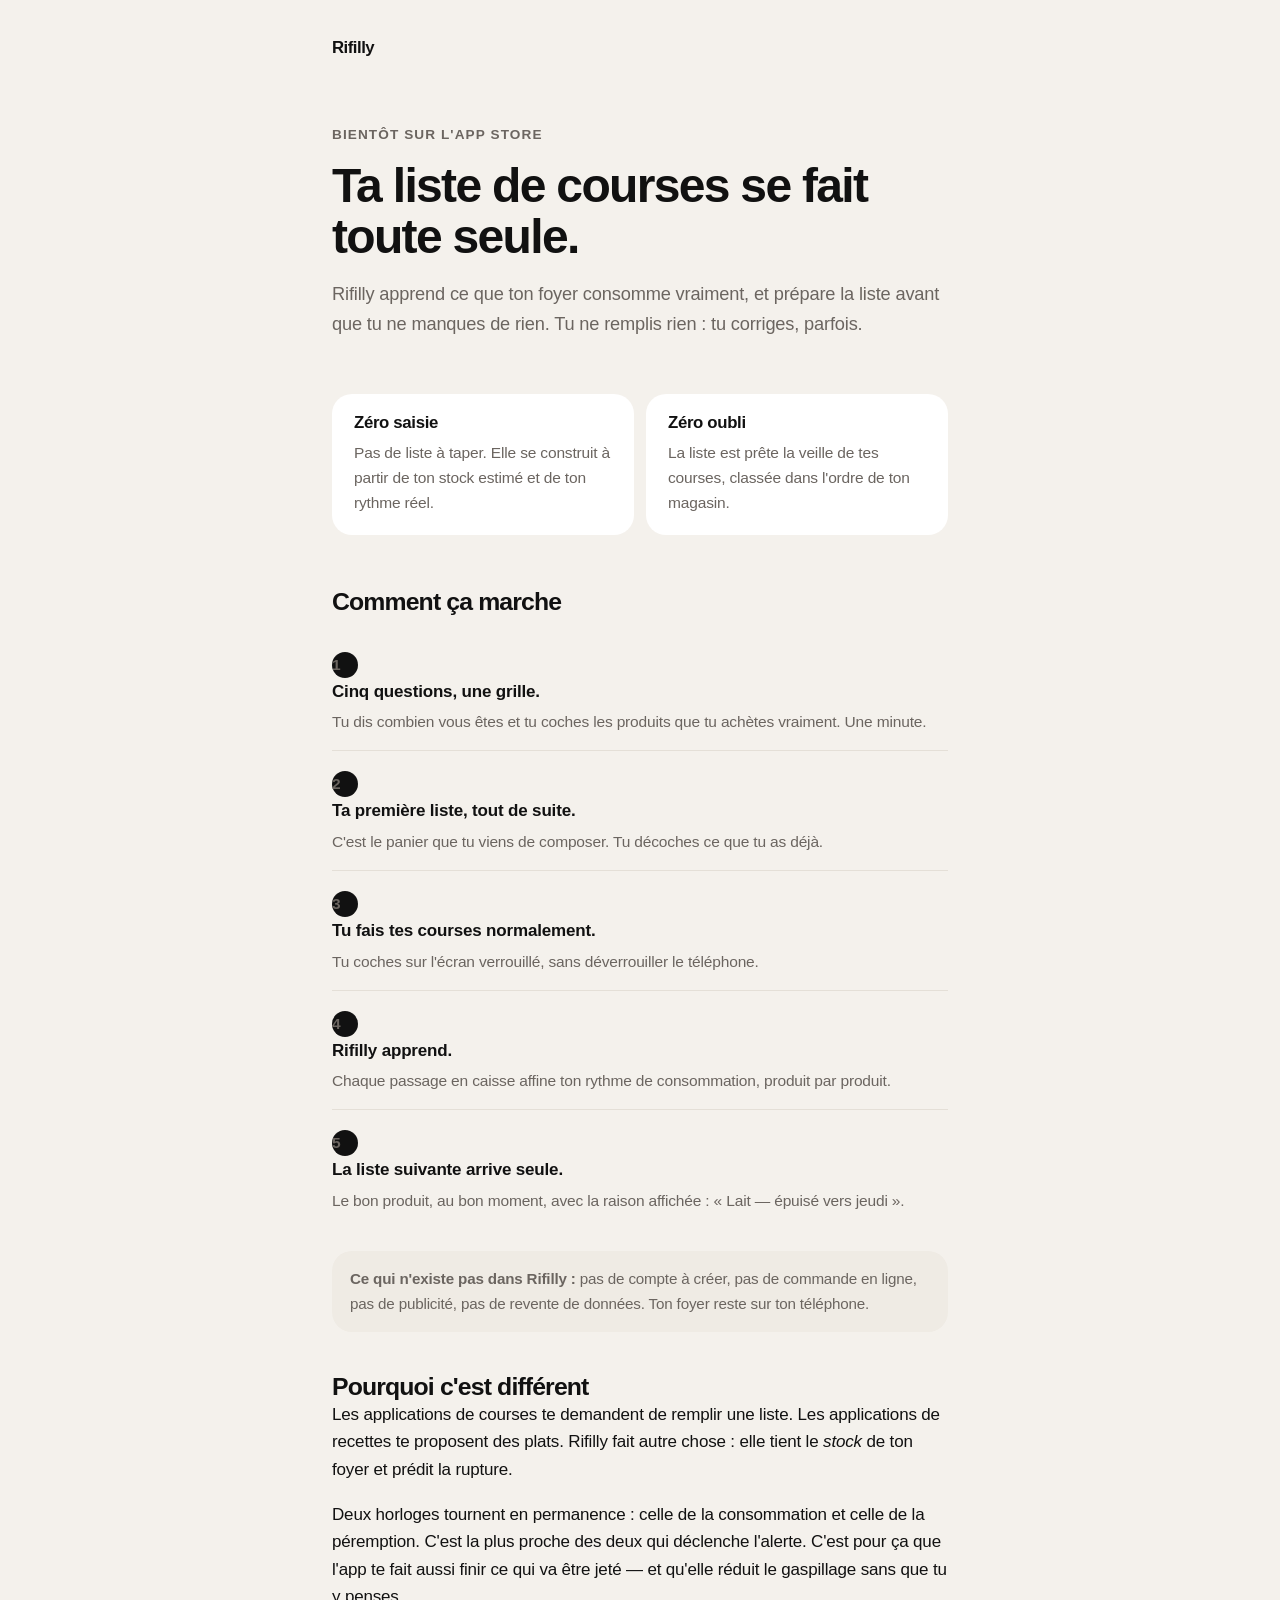
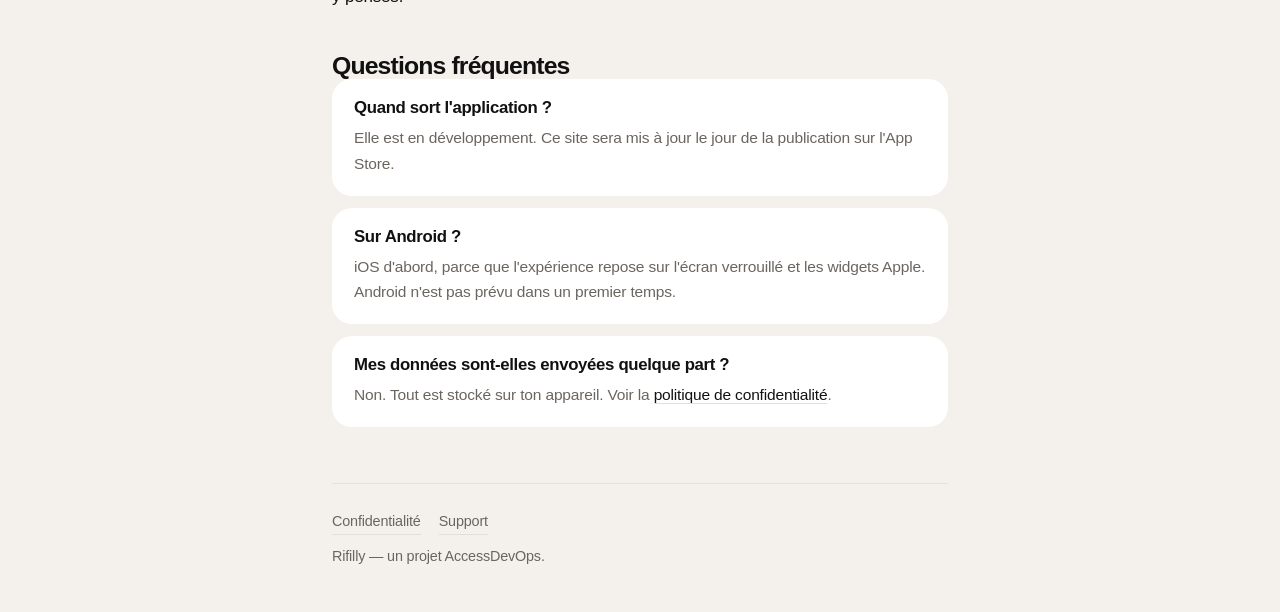
<file: index.html>
<!doctype html>
<html lang="fr">
<head>
<meta charset="utf-8">
<meta name="viewport" content="width=device-width,initial-scale=1">
<title>Rifilly — ta liste de courses se fait toute seule</title>
<meta name="description" content="Rifilly apprend ce que ton foyer consomme et prépare ta liste avant que tu ne manques de rien. Aucune saisie, aucun compte, tout reste sur ton iPhone.">
<meta property="og:title" content="Rifilly — ta liste de courses se fait toute seule">
<meta property="og:description" content="L'app qui sait ce qu'il te manque avant toi. Zéro saisie, zéro oubli.">
<meta property="og:type" content="website">
<meta name="theme-color" content="#F4F1EC">
<link rel="stylesheet" href="style.css">
</head>
<body>
<div class="wrap">
  <header><a class="brand" href="/">Rifilly</a></header>

  <section class="hero">
    <div class="tagline">Bientôt sur l'App Store</div>
    <h1>Ta liste de courses se fait toute seule.</h1>
    <p class="lead">Rifilly apprend ce que ton foyer consomme vraiment, et prépare la liste
    avant que tu ne manques de rien. Tu ne remplis rien : tu corriges, parfois.</p>
  </section>

  <div class="grid two">
    <div class="card">
      <h3>Zéro saisie</h3>
      <p class="muted" style="margin:.5rem 0 0">Pas de liste à taper. Elle se construit à partir
      de ton stock estimé et de ton rythme réel.</p>
    </div>
    <div class="card">
      <h3>Zéro oubli</h3>
      <p class="muted" style="margin:.5rem 0 0">La liste est prête la veille de tes courses,
      classée dans l'ordre de ton magasin.</p>
    </div>
  </div>

  <h2>Comment ça marche</h2>
  <ol class="steps">
    <li><span class="num">1</span><strong>Cinq questions, une grille.</strong>
      <span>Tu dis combien vous êtes et tu coches les produits que tu achètes vraiment. Une minute.</span></li>
    <li><span class="num">2</span><strong>Ta première liste, tout de suite.</strong>
      <span>C'est le panier que tu viens de composer. Tu décoches ce que tu as déjà.</span></li>
    <li><span class="num">3</span><strong>Tu fais tes courses normalement.</strong>
      <span>Tu coches sur l'écran verrouillé, sans déverrouiller le téléphone.</span></li>
    <li><span class="num">4</span><strong>Rifilly apprend.</strong>
      <span>Chaque passage en caisse affine ton rythme de consommation, produit par produit.</span></li>
    <li><span class="num">5</span><strong>La liste suivante arrive seule.</strong>
      <span>Le bon produit, au bon moment, avec la raison affichée : « Lait — épuisé vers jeudi ».</span></li>
  </ol>

  <div class="note">
    <strong>Ce qui n'existe pas dans Rifilly :</strong> pas de compte à créer, pas de commande en
    ligne, pas de publicité, pas de revente de données. Ton foyer reste sur ton téléphone.
  </div>

  <h2>Pourquoi c'est différent</h2>
  <p>Les applications de courses te demandent de remplir une liste. Les applications de recettes
  te proposent des plats. Rifilly fait autre chose : elle tient le <em>stock</em> de ton foyer
  et prédit la rupture.</p>
  <p>Deux horloges tournent en permanence : celle de la consommation et celle de la péremption.
  C'est la plus proche des deux qui déclenche l'alerte. C'est pour ça que l'app te fait aussi
  finir ce qui va être jeté — et qu'elle réduit le gaspillage sans que tu y penses.</p>

  <h2>Questions fréquentes</h2>
  <div class="card">
    <h3>Quand sort l'application ?</h3>
    <p class="muted" style="margin:.5rem 0 0">Elle est en développement. Ce site sera mis à jour
    le jour de la publication sur l'App Store.</p>
  </div>
  <div class="card">
    <h3>Sur Android ?</h3>
    <p class="muted" style="margin:.5rem 0 0">iOS d'abord, parce que l'expérience repose sur
    l'écran verrouillé et les widgets Apple. Android n'est pas prévu dans un premier temps.</p>
  </div>
  <div class="card">
    <h3>Mes données sont-elles envoyées quelque part ?</h3>
    <p class="muted" style="margin:.5rem 0 0">Non. Tout est stocké sur ton appareil.
    Voir la <a href="confidentialite.html">politique de confidentialité</a>.</p>
  </div>

  <footer>
    <nav>
      <a href="confidentialite.html">Confidentialité</a>
      <a href="support.html">Support</a>
    </nav>
    <div>Rifilly — un projet AccessDevOps.</div>
  </footer>
</div>
</body>
</html>
</file>
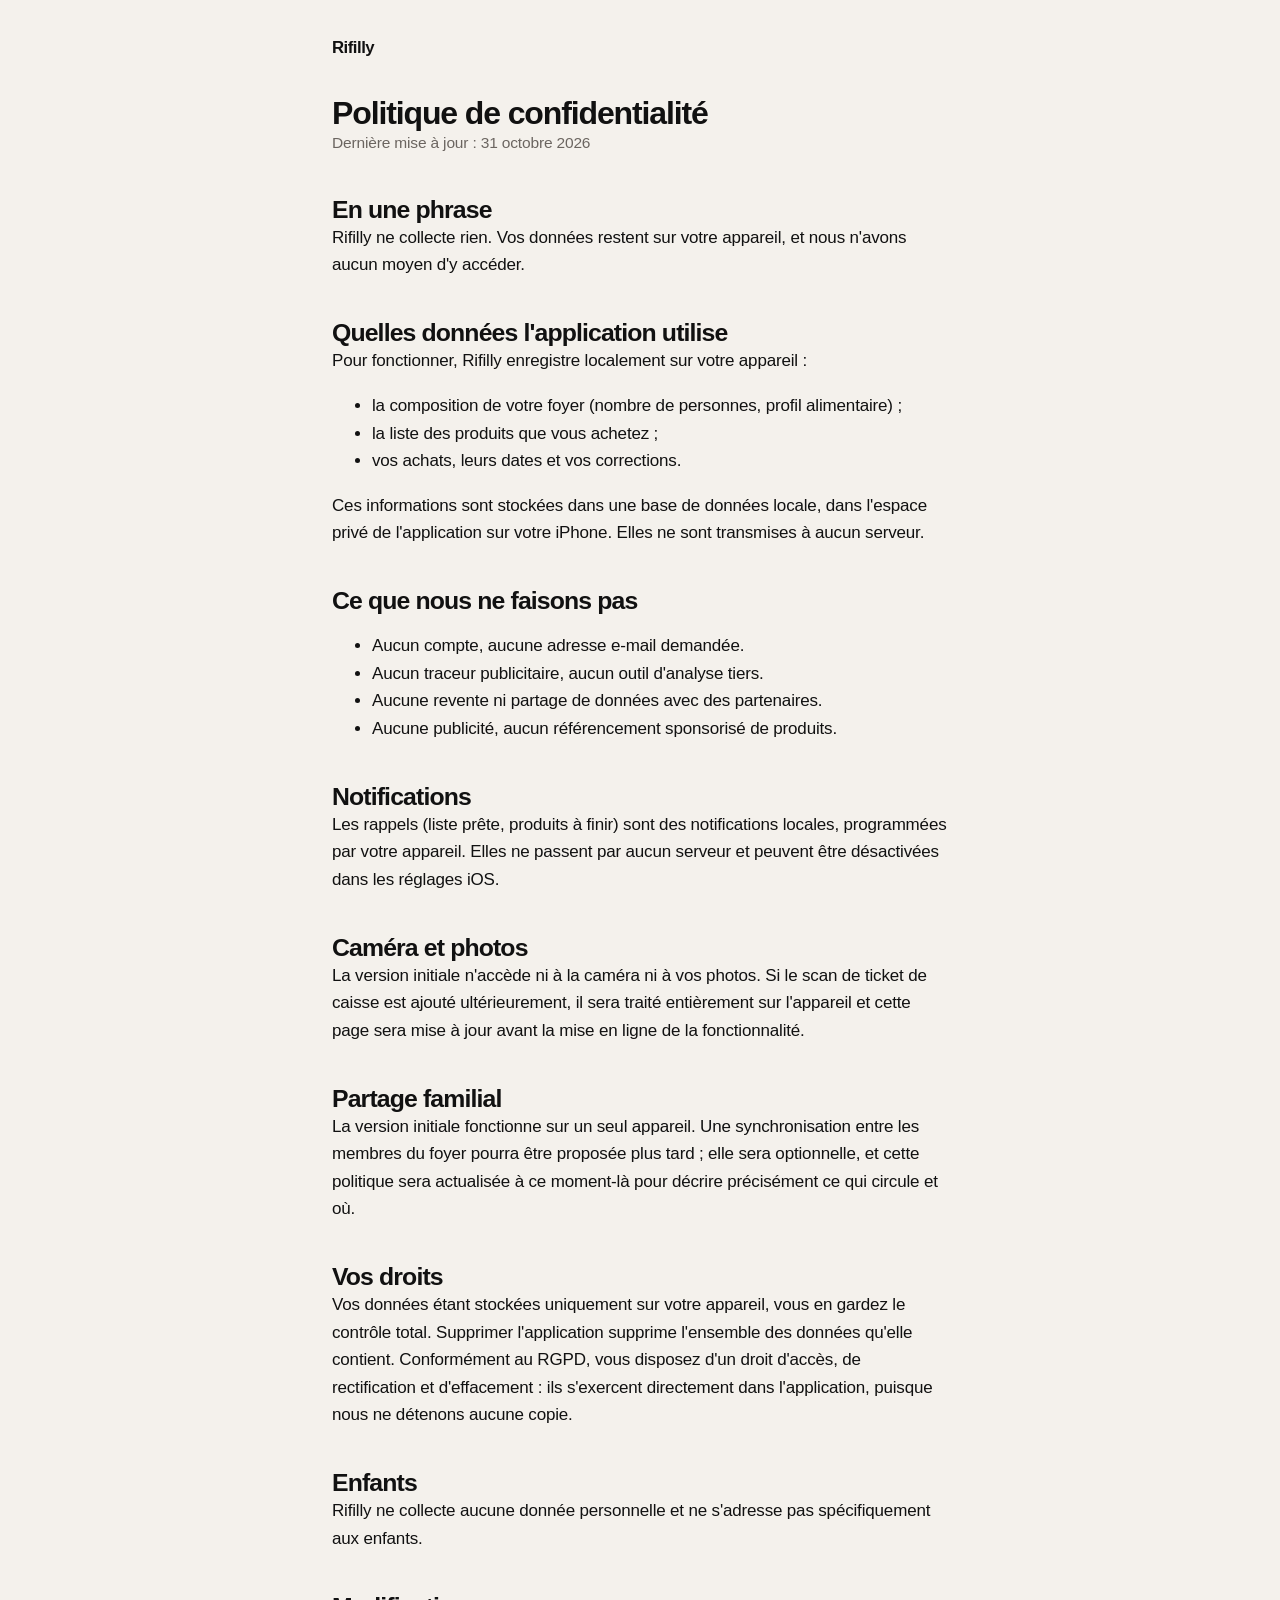
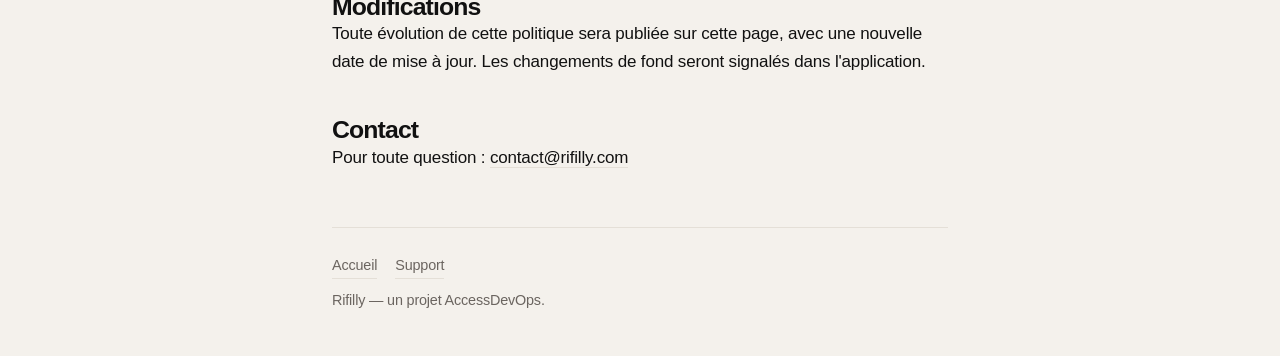
<file: confidentialite.html>
<!doctype html>
<html lang="fr">
<head>
<meta charset="utf-8">
<meta name="viewport" content="width=device-width,initial-scale=1">
<title>Confidentialité — Rifilly</title>
<meta name="description" content="Politique de confidentialité de Rifilly : aucune donnée envoyée, aucun compte, tout reste sur votre appareil.">
<meta name="robots" content="index">
<link rel="stylesheet" href="style.css">
</head>
<body>
<div class="wrap">
  <header><a class="brand" href="/">Rifilly</a></header>

  <h1 style="font-size:2rem;margin-top:26px">Politique de confidentialité</h1>
  <p class="muted">Dernière mise à jour : 31 octobre 2026</p>

  <h2>En une phrase</h2>
  <p>Rifilly ne collecte rien. Vos données restent sur votre appareil, et nous n'avons aucun
  moyen d'y accéder.</p>

  <h2>Quelles données l'application utilise</h2>
  <p>Pour fonctionner, Rifilly enregistre localement sur votre appareil :</p>
  <ul>
    <li>la composition de votre foyer (nombre de personnes, profil alimentaire) ;</li>
    <li>la liste des produits que vous achetez ;</li>
    <li>vos achats, leurs dates et vos corrections.</li>
  </ul>
  <p>Ces informations sont stockées dans une base de données locale, dans l'espace privé de
  l'application sur votre iPhone. Elles ne sont transmises à aucun serveur.</p>

  <h2>Ce que nous ne faisons pas</h2>
  <ul>
    <li>Aucun compte, aucune adresse e-mail demandée.</li>
    <li>Aucun traceur publicitaire, aucun outil d'analyse tiers.</li>
    <li>Aucune revente ni partage de données avec des partenaires.</li>
    <li>Aucune publicité, aucun référencement sponsorisé de produits.</li>
  </ul>

  <h2>Notifications</h2>
  <p>Les rappels (liste prête, produits à finir) sont des notifications locales, programmées
  par votre appareil. Elles ne passent par aucun serveur et peuvent être désactivées dans les
  réglages iOS.</p>

  <h2>Caméra et photos</h2>
  <p>La version initiale n'accède ni à la caméra ni à vos photos. Si le scan de ticket de caisse
  est ajouté ultérieurement, il sera traité entièrement sur l'appareil et cette page sera mise
  à jour avant la mise en ligne de la fonctionnalité.</p>

  <h2>Partage familial</h2>
  <p>La version initiale fonctionne sur un seul appareil. Une synchronisation entre les membres
  du foyer pourra être proposée plus tard ; elle sera optionnelle, et cette politique sera
  actualisée à ce moment-là pour décrire précisément ce qui circule et où.</p>

  <h2>Vos droits</h2>
  <p>Vos données étant stockées uniquement sur votre appareil, vous en gardez le contrôle total.
  Supprimer l'application supprime l'ensemble des données qu'elle contient. Conformément au RGPD,
  vous disposez d'un droit d'accès, de rectification et d'effacement : ils s'exercent directement
  dans l'application, puisque nous ne détenons aucune copie.</p>

  <h2>Enfants</h2>
  <p>Rifilly ne collecte aucune donnée personnelle et ne s'adresse pas spécifiquement aux enfants.</p>

  <h2>Modifications</h2>
  <p>Toute évolution de cette politique sera publiée sur cette page, avec une nouvelle date de
  mise à jour. Les changements de fond seront signalés dans l'application.</p>

  <h2>Contact</h2>
  <p>Pour toute question : <a href="mailto:contact@rifilly.com">contact@rifilly.com</a></p>

  <footer>
    <nav><a href="/">Accueil</a><a href="support.html">Support</a></nav>
    <div>Rifilly — un projet AccessDevOps.</div>
  </footer>
</div>
</body>
</html>
</file>
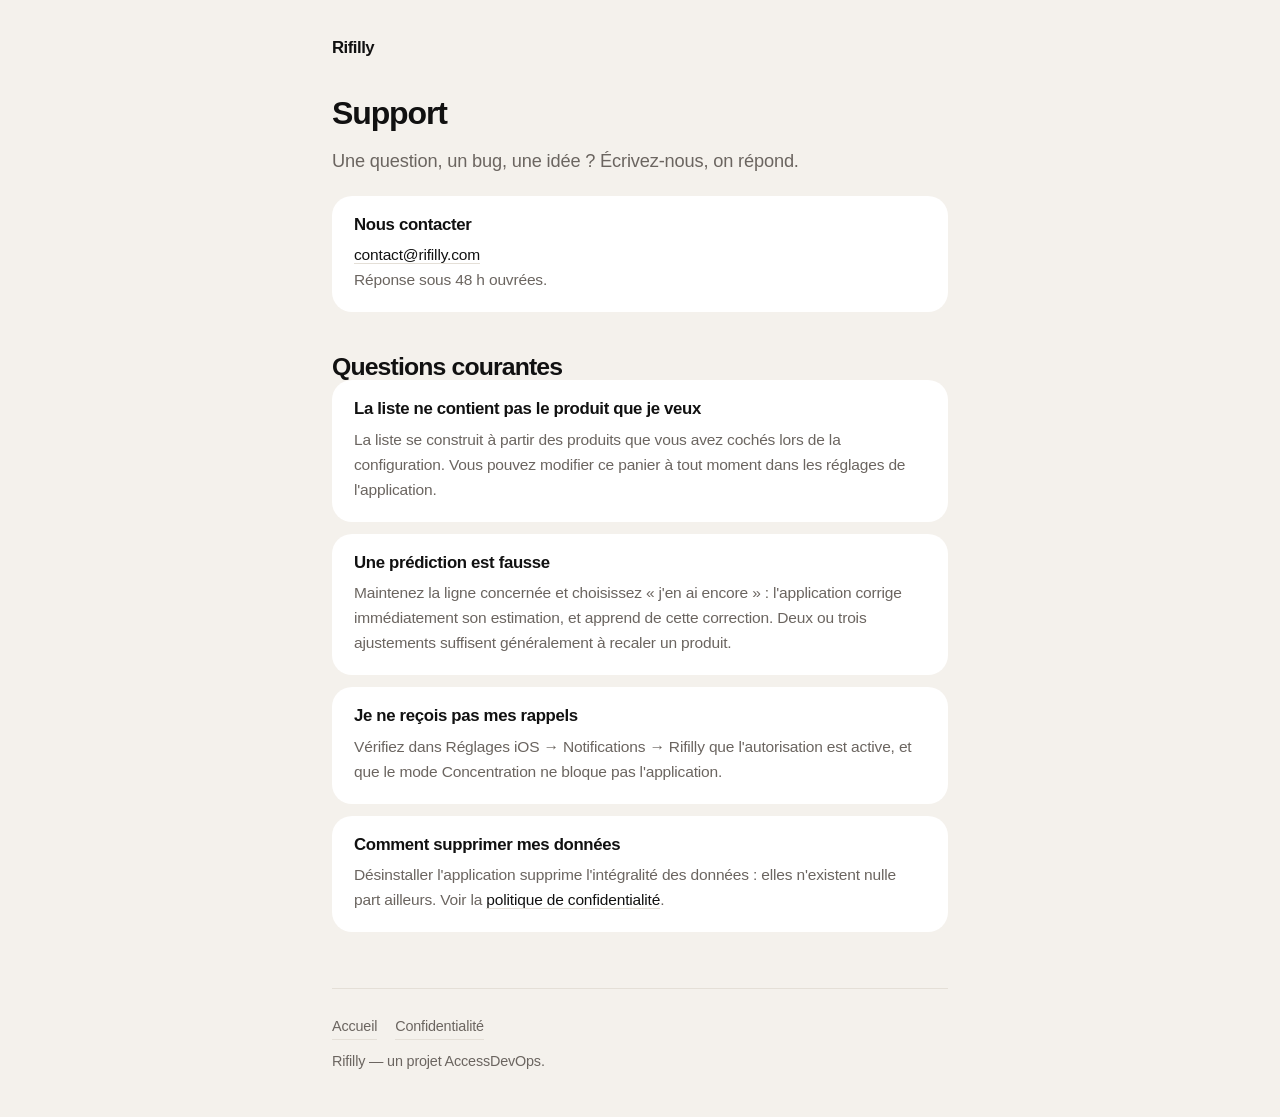
<file: support.html>
<!doctype html>
<html lang="fr">
<head>
<meta charset="utf-8">
<meta name="viewport" content="width=device-width,initial-scale=1">
<title>Support — Rifilly</title>
<meta name="description" content="Aide et contact pour l'application Rifilly.">
<link rel="stylesheet" href="style.css">
</head>
<body>
<div class="wrap">
  <header><a class="brand" href="/">Rifilly</a></header>

  <h1 style="font-size:2rem;margin-top:26px">Support</h1>
  <p class="lead">Une question, un bug, une idée ? Écrivez-nous, on répond.</p>

  <div class="card" style="margin-top:20px">
    <h3>Nous contacter</h3>
    <p class="muted" style="margin:.5rem 0 0">
      <a href="mailto:contact@rifilly.com">contact@rifilly.com</a><br>
      Réponse sous 48 h ouvrées.
    </p>
  </div>

  <h2>Questions courantes</h2>

  <div class="card">
    <h3>La liste ne contient pas le produit que je veux</h3>
    <p class="muted" style="margin:.5rem 0 0">La liste se construit à partir des produits que vous
    avez cochés lors de la configuration. Vous pouvez modifier ce panier à tout moment dans les
    réglages de l'application.</p>
  </div>

  <div class="card">
    <h3>Une prédiction est fausse</h3>
    <p class="muted" style="margin:.5rem 0 0">Maintenez la ligne concernée et choisissez
    « j'en ai encore » : l'application corrige immédiatement son estimation, et apprend de cette
    correction. Deux ou trois ajustements suffisent généralement à recaler un produit.</p>
  </div>

  <div class="card">
    <h3>Je ne reçois pas mes rappels</h3>
    <p class="muted" style="margin:.5rem 0 0">Vérifiez dans Réglages iOS → Notifications → Rifilly
    que l'autorisation est active, et que le mode Concentration ne bloque pas l'application.</p>
  </div>

  <div class="card">
    <h3>Comment supprimer mes données</h3>
    <p class="muted" style="margin:.5rem 0 0">Désinstaller l'application supprime l'intégralité des
    données : elles n'existent nulle part ailleurs. Voir la
    <a href="confidentialite.html">politique de confidentialité</a>.</p>
  </div>

  <footer>
    <nav><a href="/">Accueil</a><a href="confidentialite.html">Confidentialité</a></nav>
    <div>Rifilly — un projet AccessDevOps.</div>
  </footer>
</div>
</body>
</html>
</file>
<file: style.css>
:root{
  --bg:#F4F1EC; --surface:#FFFFFF; --ink:#111111; --muted:#6B6560;
  --hair:#E4DFD7; --soft:#EFEBE4;
  --r-card:20px; --max:660px;
}
*{box-sizing:border-box}
html{-webkit-text-size-adjust:100%}
body{margin:0;background:var(--bg);color:var(--ink);
  font-family:-apple-system,BlinkMacSystemFont,"Segoe UI",Roboto,Helvetica,Arial,sans-serif;
  font-size:17px;line-height:1.62;letter-spacing:-.01em}
.wrap{max-width:var(--max);margin:0 auto;padding:0 22px}
a{color:var(--ink);text-decoration:none;border-bottom:1px solid var(--hair)}
a:hover{border-color:var(--ink)}
h1,h2,h3{font-weight:800;letter-spacing:-.035em;line-height:1.08;margin:0}
h1{font-size:clamp(2.1rem,6vw,3rem)}
h2{font-size:1.55rem;margin-top:2.6rem}
h3{font-size:1.05rem;letter-spacing:-.02em}
p{margin:0 0 1.1rem}
.lead{font-size:1.14rem;color:var(--muted);margin-top:1rem}
header{padding:34px 0 8px}
.brand{font-weight:800;letter-spacing:-.03em;font-size:1.05rem;border:0}
.hero{padding:54px 0 20px}
.card{background:var(--surface);border-radius:var(--r-card);padding:20px 22px;margin:0 0 12px}
.grid{display:grid;gap:12px;margin:18px 0}
@media(min-width:620px){.grid.two{grid-template-columns:1fr 1fr}}
.num{display:inline-flex;align-items:center;justify-content:center;width:26px;height:26px;
  border-radius:50%;background:var(--ink);color:#fff;font-size:.8rem;font-weight:700;
  margin-right:10px;vertical-align:2px}
ol.steps{list-style:none;padding:0;margin:16px 0}
ol.steps li{padding:16px 0;border-bottom:1px solid var(--hair)}
ol.steps li:last-child{border-bottom:0}
ol.steps span{color:var(--muted);display:block;margin-top:4px;font-size:.97rem}
.note{background:var(--soft);border-radius:var(--r-card);padding:16px 18px;
  font-size:.95rem;color:var(--muted);margin:22px 0}
footer{margin-top:56px;padding:26px 0 44px;border-top:1px solid var(--hair);
  color:var(--muted);font-size:.9rem}
footer a{color:var(--muted)}
footer nav{display:flex;gap:18px;flex-wrap:wrap;margin-bottom:10px}
.tagline{font-size:.85rem;letter-spacing:.08em;text-transform:uppercase;color:var(--muted);
  font-weight:700;margin-bottom:14px}
.muted{color:var(--muted);font-size:.97rem}
</file>
